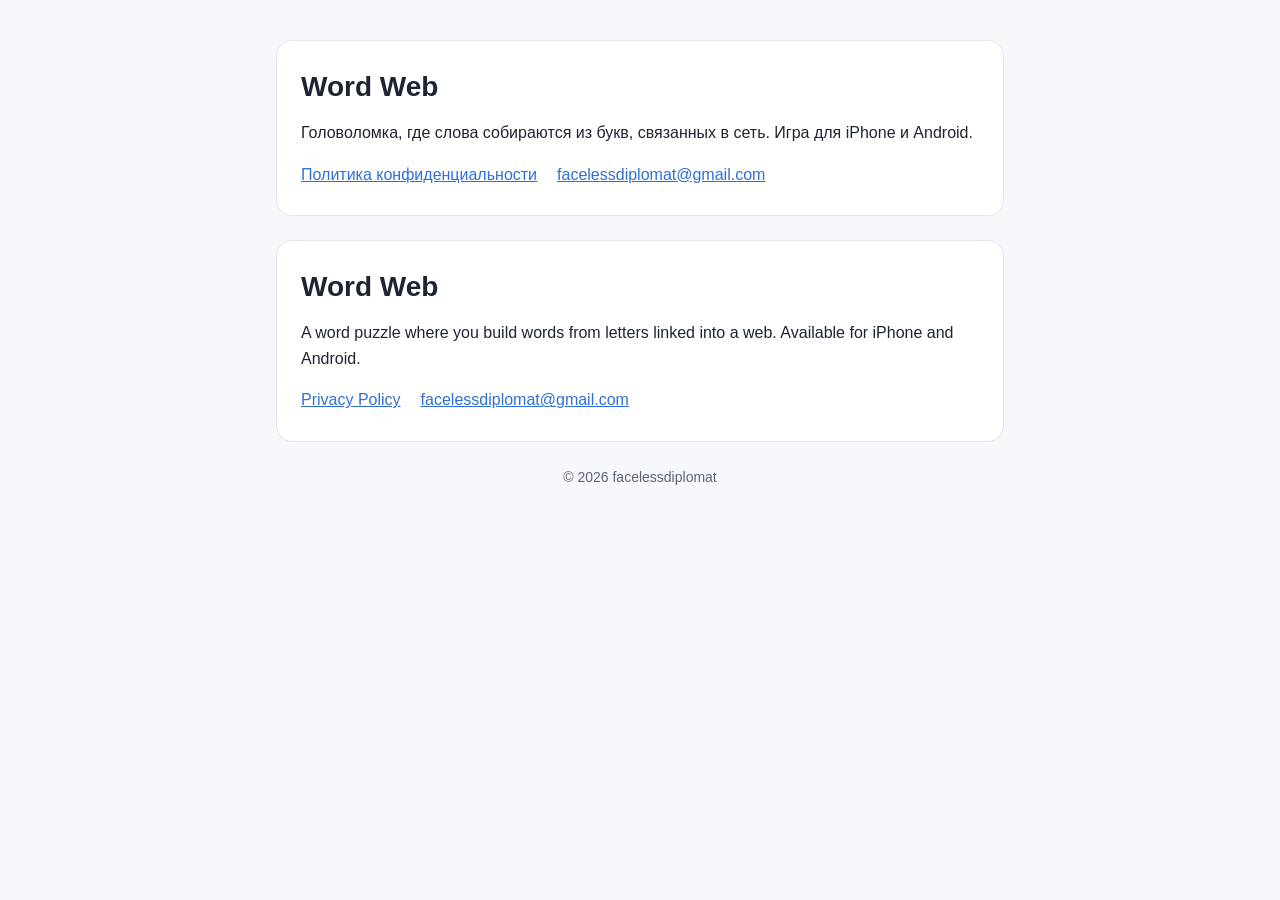
<file: index.html>
<!doctype html>
<html lang="ru">
<head>
  <meta charset="utf-8">
  <meta name="viewport" content="width=device-width, initial-scale=1">
  <title>Word Web</title>
  <meta name="description" content="Word Web — головоломка, где слова собираются из букв, связанных в сеть.">
  <link rel="stylesheet" href="style.css">
</head>
<body>
  <main>
    <section class="card">
      <h1>Word Web</h1>
      <p>Головоломка, где слова собираются из букв, связанных в сеть. Игра для iPhone и Android.</p>
      <nav>
        <a href="privacy.html">Политика конфиденциальности</a>
        <a href="mailto:facelessdiplomat@gmail.com">facelessdiplomat@gmail.com</a>
      </nav>
    </section>
    <section class="card" lang="en">
      <h1>Word Web</h1>
      <p>A word puzzle where you build words from letters linked into a web. Available for iPhone and Android.</p>
      <nav>
        <a href="privacy.html#en">Privacy Policy</a>
        <a href="mailto:facelessdiplomat@gmail.com">facelessdiplomat@gmail.com</a>
      </nav>
    </section>
    <footer>© 2026 facelessdiplomat</footer>
  </main>
</body>
</html>
</file>
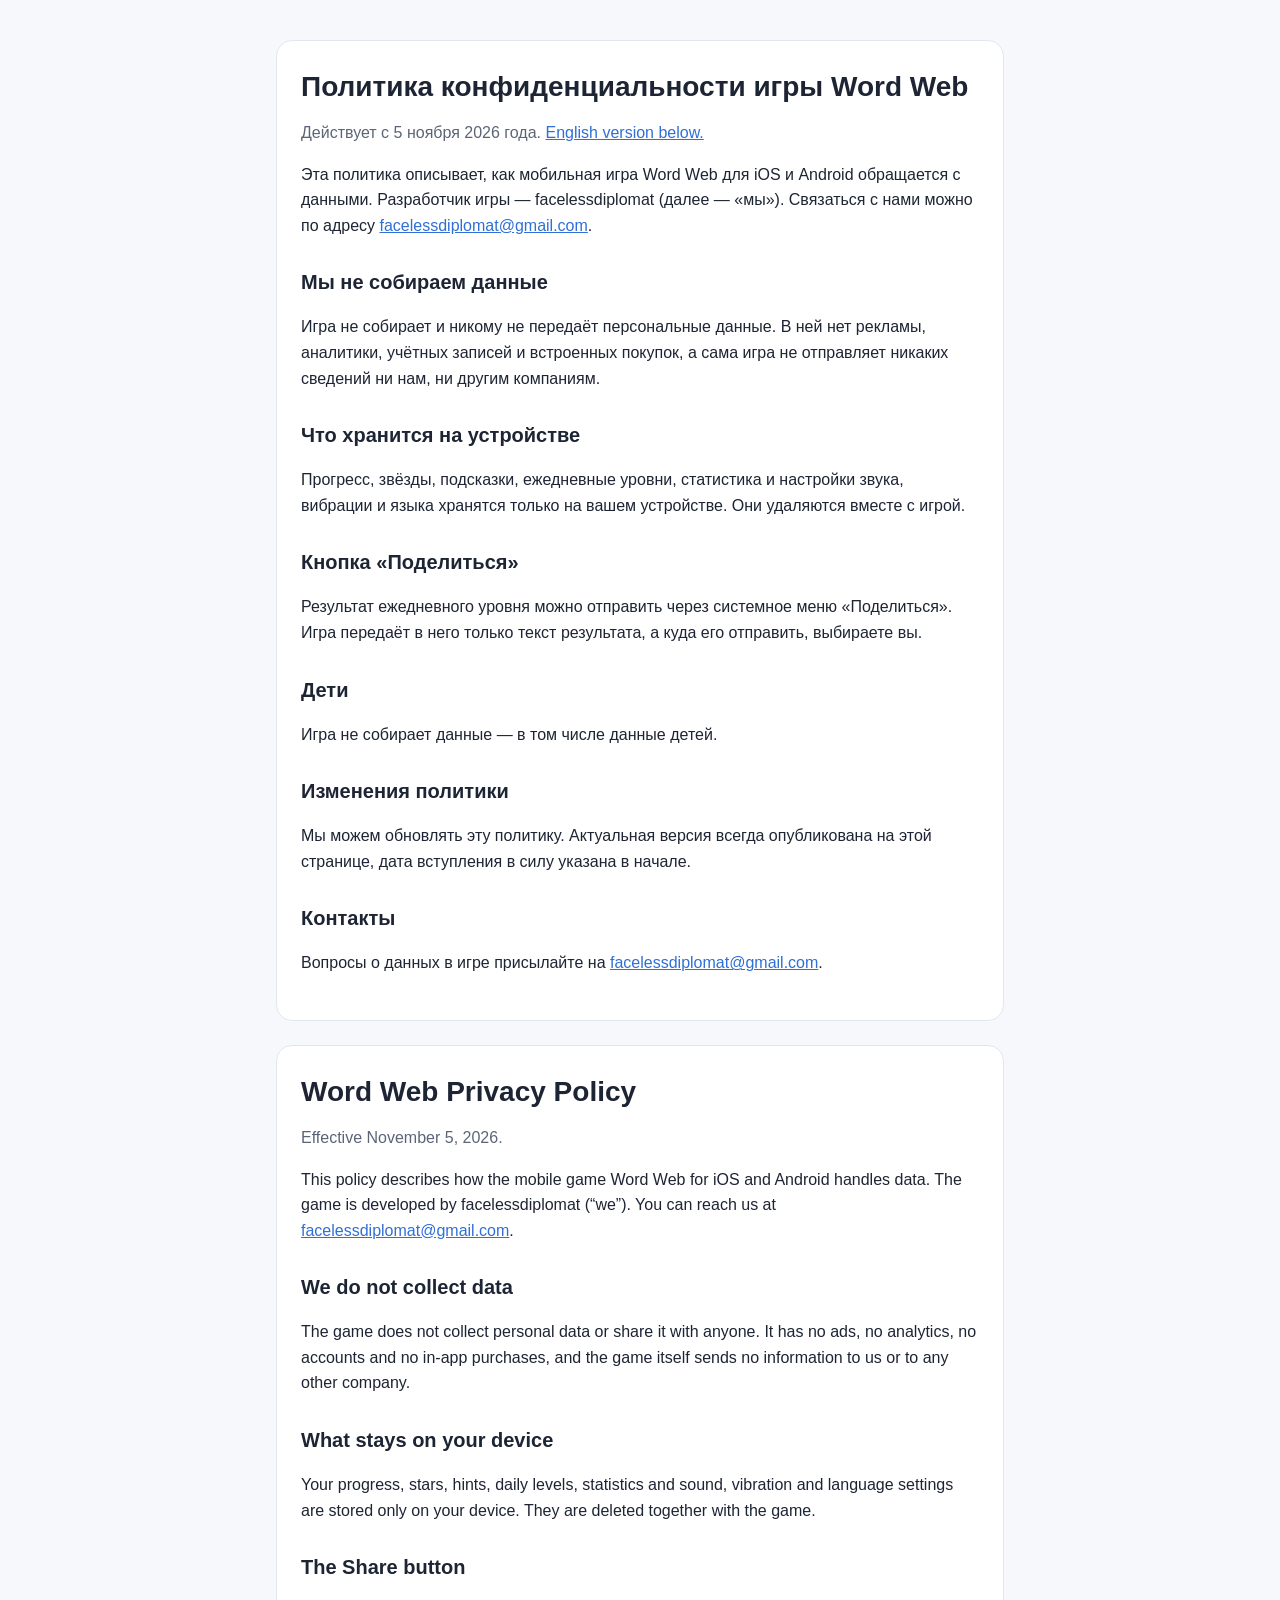
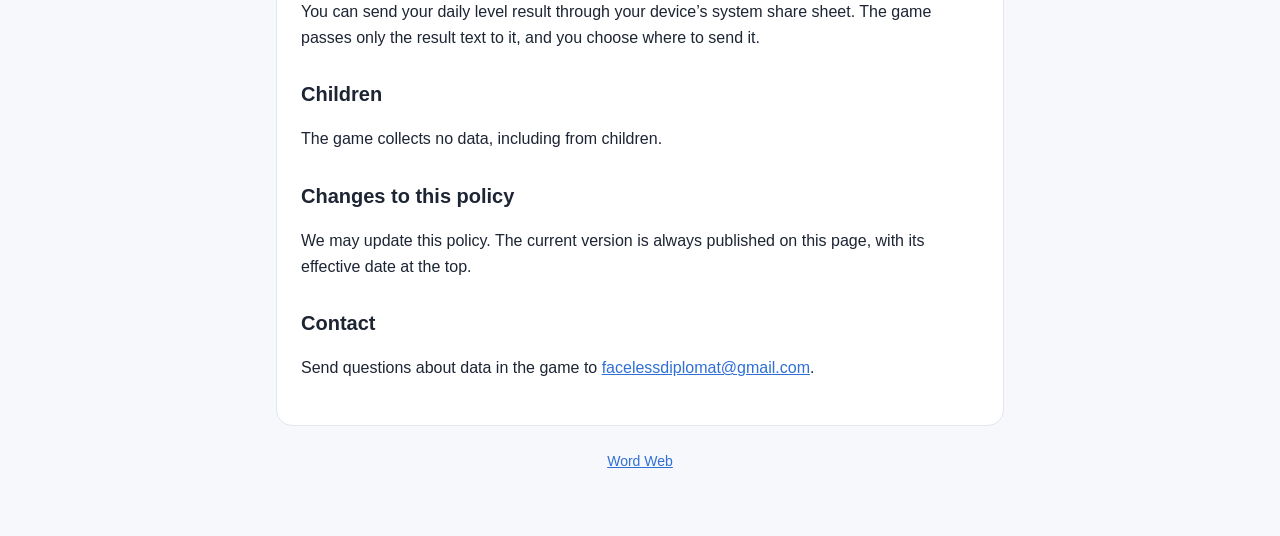
<file: privacy.html>
<!doctype html>
<html lang="ru">
<head>
  <meta charset="utf-8">
  <meta name="viewport" content="width=device-width, initial-scale=1">
  <title>Политика конфиденциальности · Privacy Policy — Word Web</title>
  <link rel="stylesheet" href="style.css">
</head>
<body>
  <main>
    <section class="card" id="ru">
      <h1>Политика конфиденциальности игры Word Web</h1>
      <p class="muted">Действует с 5 ноября 2026 года. <a href="#en">English version below.</a></p>

      <p>Эта политика описывает, как мобильная игра Word Web для iOS и Android обращается с данными. Разработчик игры — facelessdiplomat (далее — «мы»). Связаться с нами можно по адресу <a href="mailto:facelessdiplomat@gmail.com">facelessdiplomat@gmail.com</a>.</p>

      <h2>Мы не собираем данные</h2>
      <p>Игра не собирает и никому не передаёт персональные данные. В ней нет рекламы, аналитики, учётных записей и встроенных покупок, а сама игра не отправляет никаких сведений ни нам, ни другим компаниям.</p>

      <h2>Что хранится на устройстве</h2>
      <p>Прогресс, звёзды, подсказки, ежедневные уровни, статистика и настройки звука, вибрации и языка хранятся только на вашем устройстве. Они удаляются вместе с игрой.</p>

      <h2>Кнопка «Поделиться»</h2>
      <p>Результат ежедневного уровня можно отправить через системное меню «Поделиться». Игра передаёт в него только текст результата, а куда его отправить, выбираете вы.</p>

      <h2>Дети</h2>
      <p>Игра не собирает данные — в том числе данные детей.</p>

      <h2>Изменения политики</h2>
      <p>Мы можем обновлять эту политику. Актуальная версия всегда опубликована на этой странице, дата вступления в силу указана в начале.</p>

      <h2>Контакты</h2>
      <p>Вопросы о данных в игре присылайте на <a href="mailto:facelessdiplomat@gmail.com">facelessdiplomat@gmail.com</a>.</p>
    </section>

    <section class="card" id="en" lang="en">
      <h1>Word Web Privacy Policy</h1>
      <p class="muted">Effective November 5, 2026.</p>

      <p>This policy describes how the mobile game Word Web for iOS and Android handles data. The game is developed by facelessdiplomat (“we”). You can reach us at <a href="mailto:facelessdiplomat@gmail.com">facelessdiplomat@gmail.com</a>.</p>

      <h2>We do not collect data</h2>
      <p>The game does not collect personal data or share it with anyone. It has no ads, no analytics, no accounts and no in-app purchases, and the game itself sends no information to us or to any other company.</p>

      <h2>What stays on your device</h2>
      <p>Your progress, stars, hints, daily levels, statistics and sound, vibration and language settings are stored only on your device. They are deleted together with the game.</p>

      <h2>The Share button</h2>
      <p>You can send your daily level result through your device’s system share sheet. The game passes only the result text to it, and you choose where to send it.</p>

      <h2>Children</h2>
      <p>The game collects no data, including from children.</p>

      <h2>Changes to this policy</h2>
      <p>We may update this policy. The current version is always published on this page, with its effective date at the top.</p>

      <h2>Contact</h2>
      <p>Send questions about data in the game to <a href="mailto:facelessdiplomat@gmail.com">facelessdiplomat@gmail.com</a>.</p>
    </section>
    <footer><a href="index.html">Word Web</a></footer>
  </main>
</body>
</html>
</file>
<file: style.css>
:root {
  --page: #f6f8fb;
  --card: #ffffff;
  --ink: #1d2433;
  --muted: #5b6577;
  --accent: #2f6fd6;
  --line: #e2e7ef;
}

@media (prefers-color-scheme: dark) {
  :root {
    --page: #10141c;
    --card: #181e29;
    --ink: #e8ecf3;
    --muted: #9aa5b8;
    --accent: #7aa7f2;
    --line: #262e3d;
  }
}

* {
  box-sizing: border-box;
}

body {
  margin: 0;
  background: var(--page);
  color: var(--ink);
  font: 16px/1.6 -apple-system, BlinkMacSystemFont, "Segoe UI", Roboto, "Helvetica Neue", Arial, sans-serif;
}

main {
  max-width: 760px;
  margin: 0 auto;
  padding: 40px 16px 64px;
}

.card {
  background: var(--card);
  border: 1px solid var(--line);
  border-radius: 16px;
  padding: 28px 24px;
  margin-bottom: 24px;
}

h1 {
  font-size: 28px;
  line-height: 1.25;
  margin: 0 0 8px;
}

h2 {
  font-size: 20px;
  margin: 28px 0 8px;
}

p,
li {
  color: var(--ink);
}

.muted {
  color: var(--muted);
}

a {
  color: var(--accent);
}

nav {
  display: flex;
  flex-wrap: wrap;
  gap: 12px 20px;
  margin-top: 16px;
}

footer {
  color: var(--muted);
  font-size: 14px;
  text-align: center;
}
</file>
